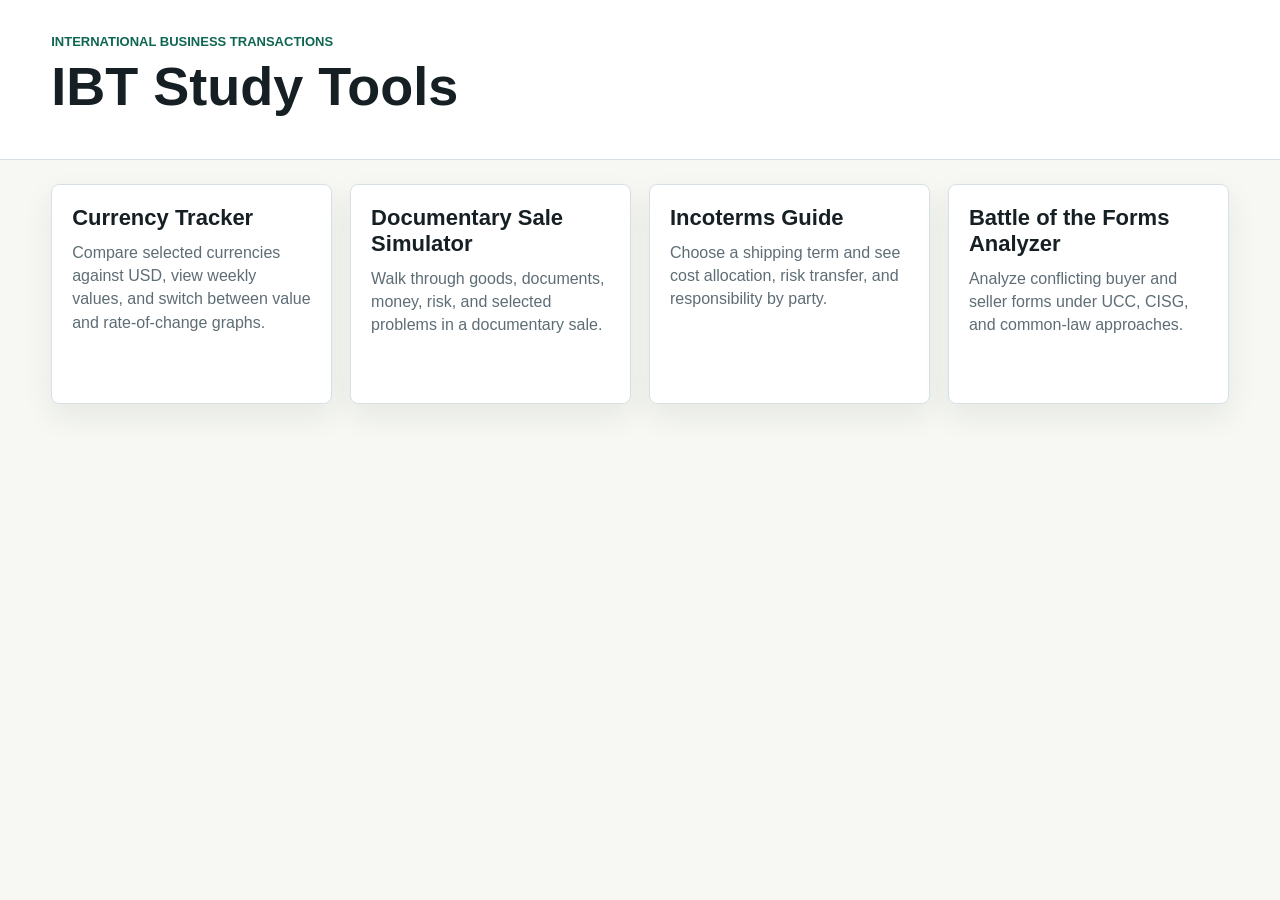
<file: index.html>
<!doctype html>
<html lang="en">
  <head>
    <meta charset="utf-8" />
    <meta name="viewport" content="width=device-width, initial-scale=1" />
    <title>IBT Study Tools</title>
    <link rel="stylesheet" href="styles.css" />
  </head>
  <body>
    <header class="site-header">
      <p class="eyebrow">International Business Transactions</p>
      <h1>IBT Study Tools</h1>
    </header>

    <main class="tool-grid" aria-label="Available tools">
      <a class="tool-card" href="tools/currency-tracker/index.html">
        <h2>Currency Tracker</h2>
        <p>Compare selected currencies against USD, view weekly values, and switch between value and rate-of-change graphs.</p>
      </a>

      <a class="tool-card" href="tools/documentary-sale/index.html">
        <h2>Documentary Sale Simulator</h2>
        <p>Walk through goods, documents, money, risk, and selected problems in a documentary sale.</p>
      </a>

      <a class="tool-card" href="tools/incoterms/index.html">
        <h2>Incoterms Guide</h2>
        <p>Choose a shipping term and see cost allocation, risk transfer, and responsibility by party.</p>
      </a>

      <a class="tool-card" href="tools/battle-of-forms/index.html">
        <h2>Battle of the Forms Analyzer</h2>
        <p>Analyze conflicting buyer and seller forms under UCC, CISG, and common-law approaches.</p>
      </a>
    </main>
  </body>
</html>
</file>
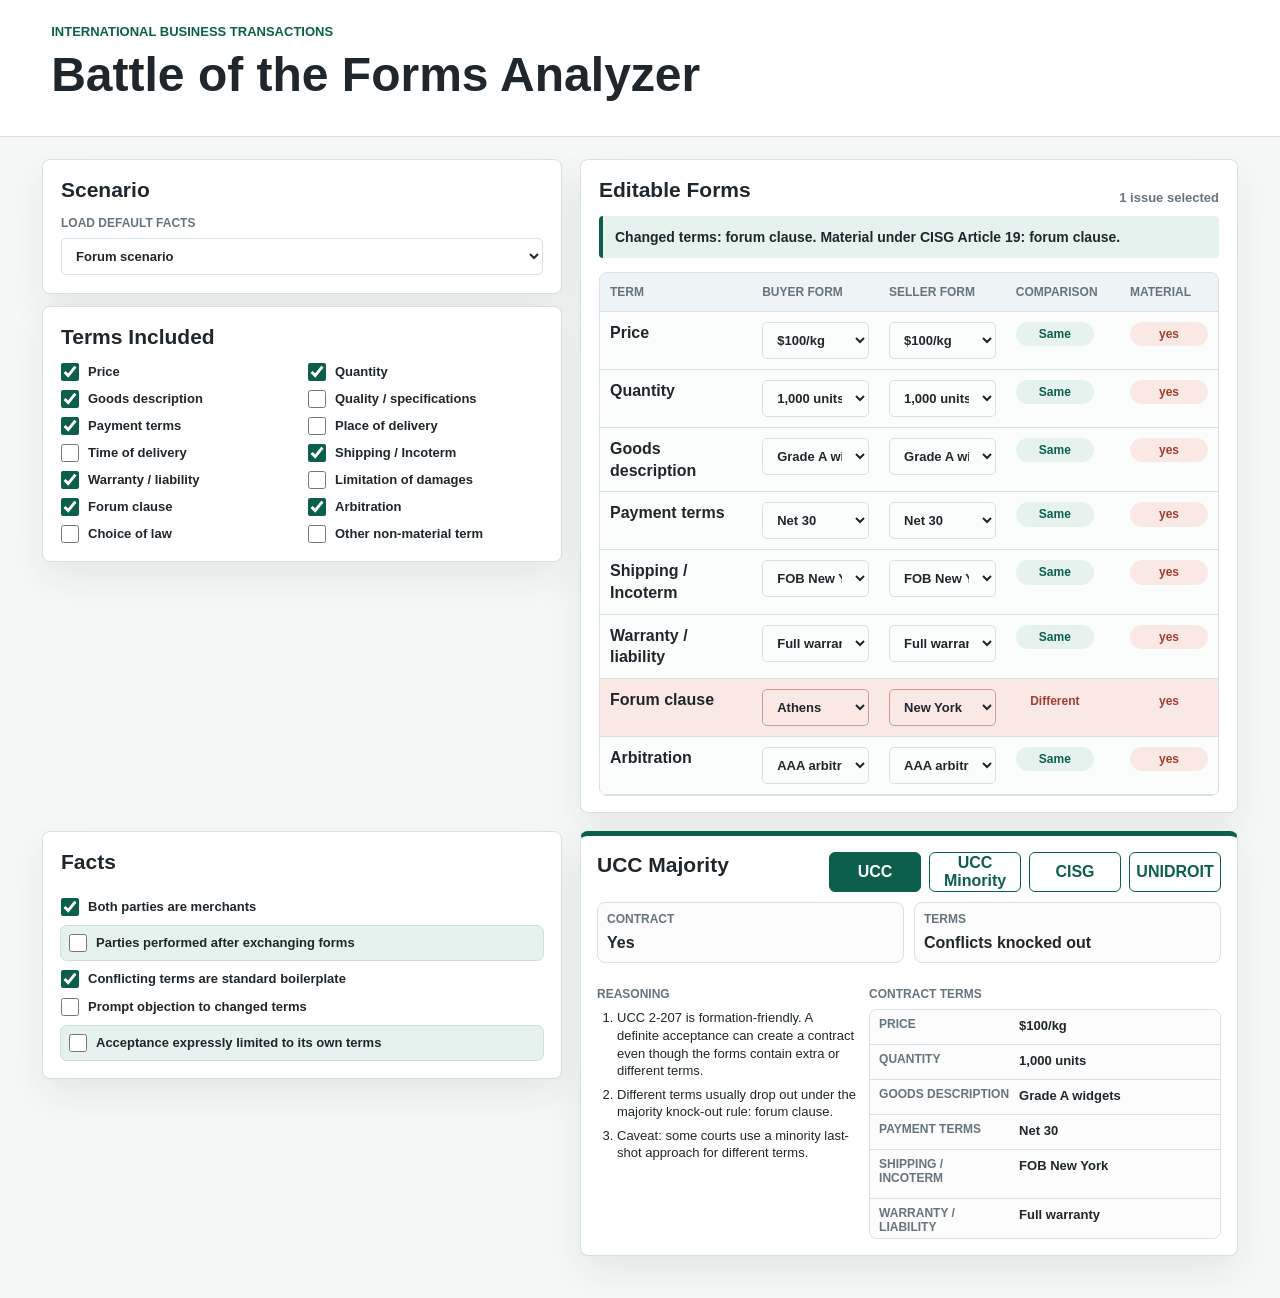
<file: tools/battle-of-forms/index.html>
<!doctype html>
<html lang="en">
  <head>
    <meta charset="utf-8" />
    <meta name="viewport" content="width=device-width, initial-scale=1" />
    <title>Battle of the Forms Analyzer</title>
    <link rel="stylesheet" href="styles.css" />
  </head>
  <body>
    <header class="app-header">
      <p class="eyebrow">International Business Transactions</p>
      <h1>Battle of the Forms Analyzer</h1>
    </header>

    <main class="app-shell">
      <aside class="left-panel">
        <section class="panel">
          <h2>Scenario</h2>
          <label class="sidebar-label">
            Load default facts
            <select id="exampleSelect">
              <option value="blank">Matched base deal</option>
              <option value="forum">Forum scenario</option>
              <option value="minor">M&M scenario</option>
              <option value="warranty">Warranty scenario</option>
              <option value="fullConflict">Many material conflicts</option>
            </select>
          </label>
        </section>

        <section class="panel">
          <h2>Terms Included</h2>
          <div id="termToggles" class="toggle-list"></div>
        </section>

      </aside>

      <section class="right-panel">
        <section class="panel editor-panel">
          <div class="section-title">
            <h2>Editable Forms</h2>
            <span id="issueCount"></span>
          </div>
          <div id="issueSummary" class="issue-summary"></div>

          <div class="forms-table">
            <div class="table-head">Term</div>
            <div class="table-head">Buyer Form</div>
            <div class="table-head">Seller Form</div>
            <div class="table-head">Comparison</div>
            <div class="table-head">Material</div>
            <div id="termRows" class="term-rows"></div>
          </div>
        </section>

      </section>

      <section class="bottom-analysis" aria-label="Legal analysis">
        <section class="panel facts-panel">
          <h2>Facts</h2>
          <label id="factBothMerchants" class="check"><input id="bothMerchants" type="checkbox" checked /> Both parties are merchants</label>
          <label id="factPerformed" class="check"><input id="performed" type="checkbox" /> Parties performed after exchanging forms</label>
          <label id="factStandardTerms" class="check"><input id="standardTerms" type="checkbox" checked /> Conflicting terms are standard boilerplate</label>
          <label id="factPromptObjection" class="check"><input id="promptObjection" type="checkbox" /> Prompt objection to changed terms</label>
          <label id="factConditional" class="check"><input id="conditional" type="checkbox" /> Acceptance expressly limited to its own terms</label>
        </section>

        <article class="result-card" id="resultCard">
          <div class="result-header">
            <h2 id="activeLawTitle">UCC Majority</h2>
            <div class="law-tabs" aria-label="Choose law">
              <button class="law-tab active" data-law="ucc" type="button">UCC</button>
              <button class="law-tab" data-law="uccMinority" type="button">UCC Minority</button>
              <button class="law-tab" data-law="cisg" type="button">CISG</button>
              <button class="law-tab" data-law="unidroit" type="button">UNIDROIT</button>
            </div>
          </div>
          <div class="answer-grid">
            <div><span>Contract</span><strong id="activeContract"></strong></div>
            <div><span>Terms</span><strong id="activeTermsShort"></strong></div>
          </div>
          <div class="result-body">
            <section>
              <h3>Reasoning</h3>
              <ol id="activeSteps"></ol>
            </section>
            <section>
              <h3>Contract Terms</h3>
              <ul class="contract-list" id="activeContractTerms"></ul>
            </section>
          </div>
        </article>
      </section>
    </main>

    <script src="app.js"></script>
  </body>
</html>
</file>
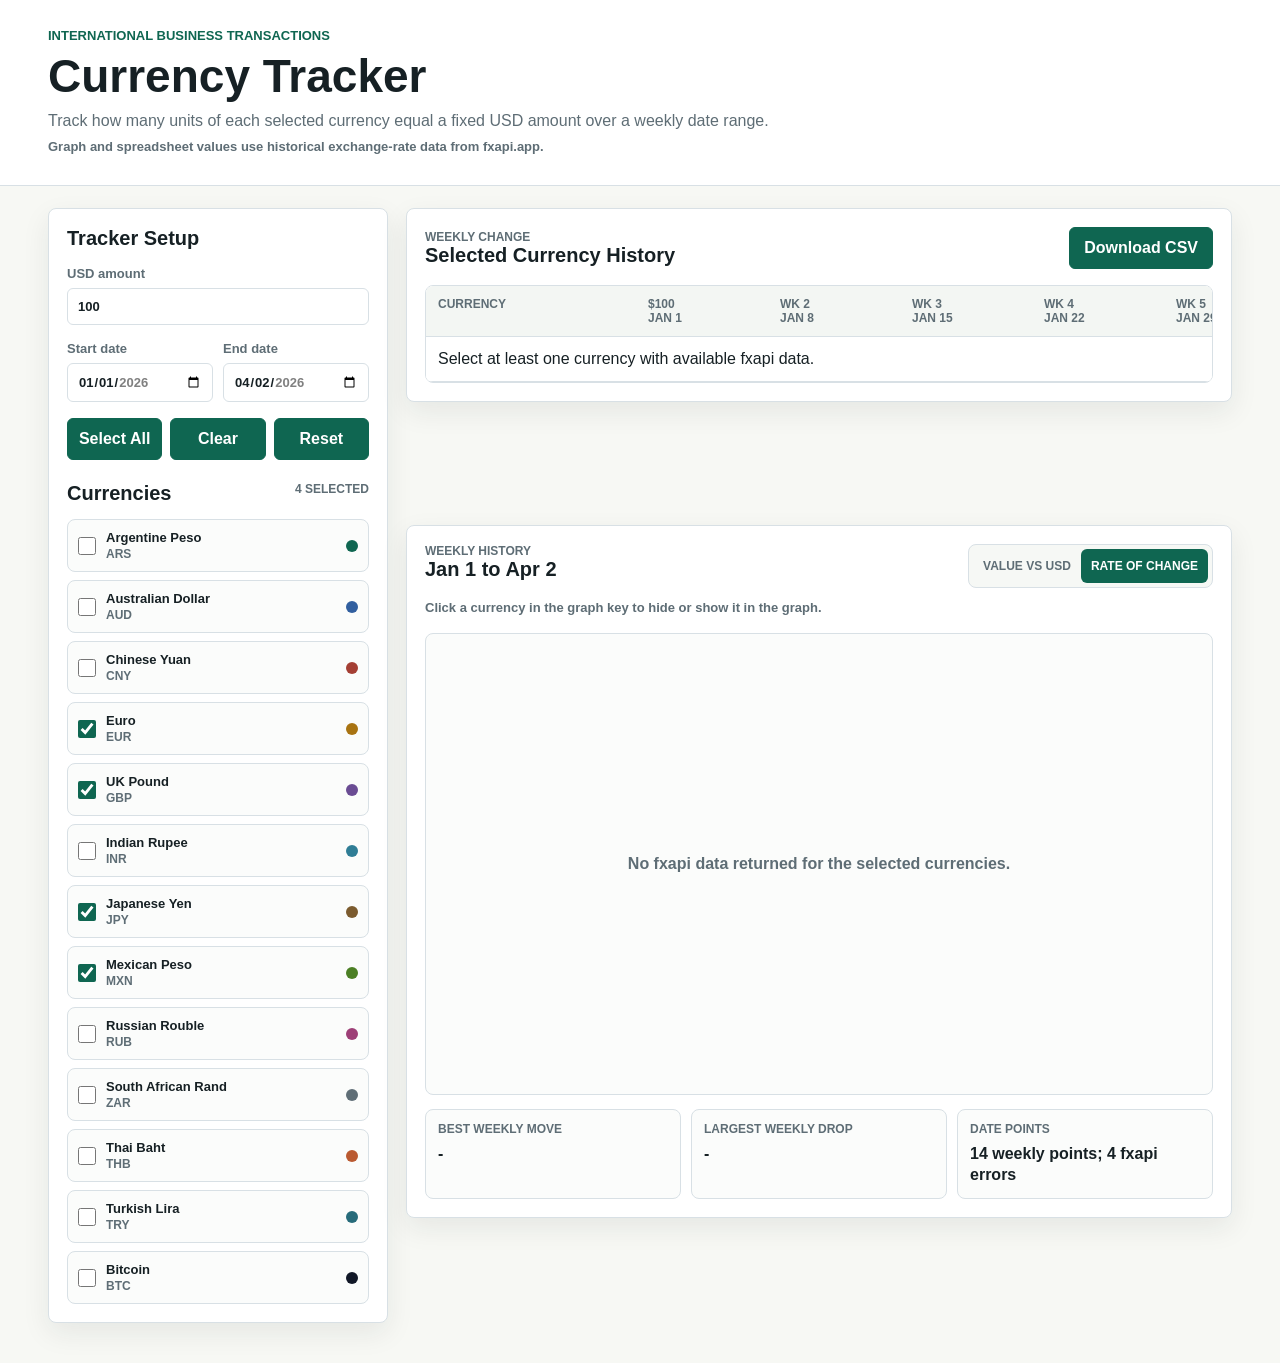
<file: tools/currency-tracker/index.html>
<!doctype html>
<html lang="en">
  <head>
    <meta charset="utf-8" />
    <meta name="viewport" content="width=device-width, initial-scale=1" />
    <title>Currency Tracker</title>
    <link rel="stylesheet" href="styles.css" />
  </head>
  <body>
    <header class="app-header">
      <p class="eyebrow">International Business Transactions</p>
      <h1>Currency Tracker</h1>
      <p class="dek">Track how many units of each selected currency equal a fixed USD amount over a weekly date range.</p>
      <p class="data-note">Graph and spreadsheet values use historical exchange-rate data from fxapi.app.</p>
    </header>

    <main class="layout">
      <section class="panel controls">
        <h2>Tracker Setup</h2>

        <label>
          USD amount
          <input id="usdAmount" type="number" min="1" step="1" value="100" />
        </label>

        <div class="date-grid">
          <label>
            Start date
            <input id="startDate" type="date" min="2026-01-01" value="2026-01-01" />
          </label>

          <label>
            End date
            <input id="endDate" type="date" min="2026-01-01" value="2026-04-02" />
          </label>
        </div>

        <div class="button-row">
          <button id="selectAll" type="button">Select All</button>
          <button id="clearAll" type="button">Clear</button>
          <button id="reset" type="button">Reset</button>
        </div>

        <div class="currency-heading">
          <h2>Currencies</h2>
          <span id="selectedCount"></span>
        </div>
        <div id="currencyList" class="currency-list" aria-label="Currency choices"></div>
      </section>

      <section class="panel table-panel">
        <div class="panel-title">
          <div>
            <span class="label">Weekly change</span>
            <h2>Selected Currency History</h2>
          </div>
          <button id="downloadCsv" type="button">Download CSV</button>
        </div>
        <div class="table-wrap">
          <table>
            <thead id="historyHead"></thead>
            <tbody id="historyBody"></tbody>
          </table>
        </div>
      </section>

      <section class="panel chart-panel">
        <div class="panel-title">
          <div>
            <span class="label">Weekly history</span>
            <h2 id="rangeTitle"></h2>
          </div>
          <div class="chart-mode" role="radiogroup" aria-label="Graph mode">
            <button id="valueMode" type="button" data-mode="value" aria-pressed="false">Value vs USD</button>
            <button id="changeMode" class="active" type="button" data-mode="change" aria-pressed="true">Rate of Change</button>
          </div>
        </div>

        <p class="chart-note">Click a currency in the graph key to hide or show it in the graph.</p>
        <div id="chart" class="chart" role="img" aria-label="Currency history line chart"></div>

        <div class="summary-grid">
          <div>
            <span class="label">Best weekly move</span>
            <strong id="bestMove"></strong>
          </div>
          <div>
            <span class="label">Largest weekly drop</span>
            <strong id="worstMove"></strong>
          </div>
          <div>
            <span class="label">Date points</span>
            <strong id="pointCount"></strong>
          </div>
        </div>
      </section>
    </main>

    <script src="app.js"></script>
  </body>
</html>
</file>
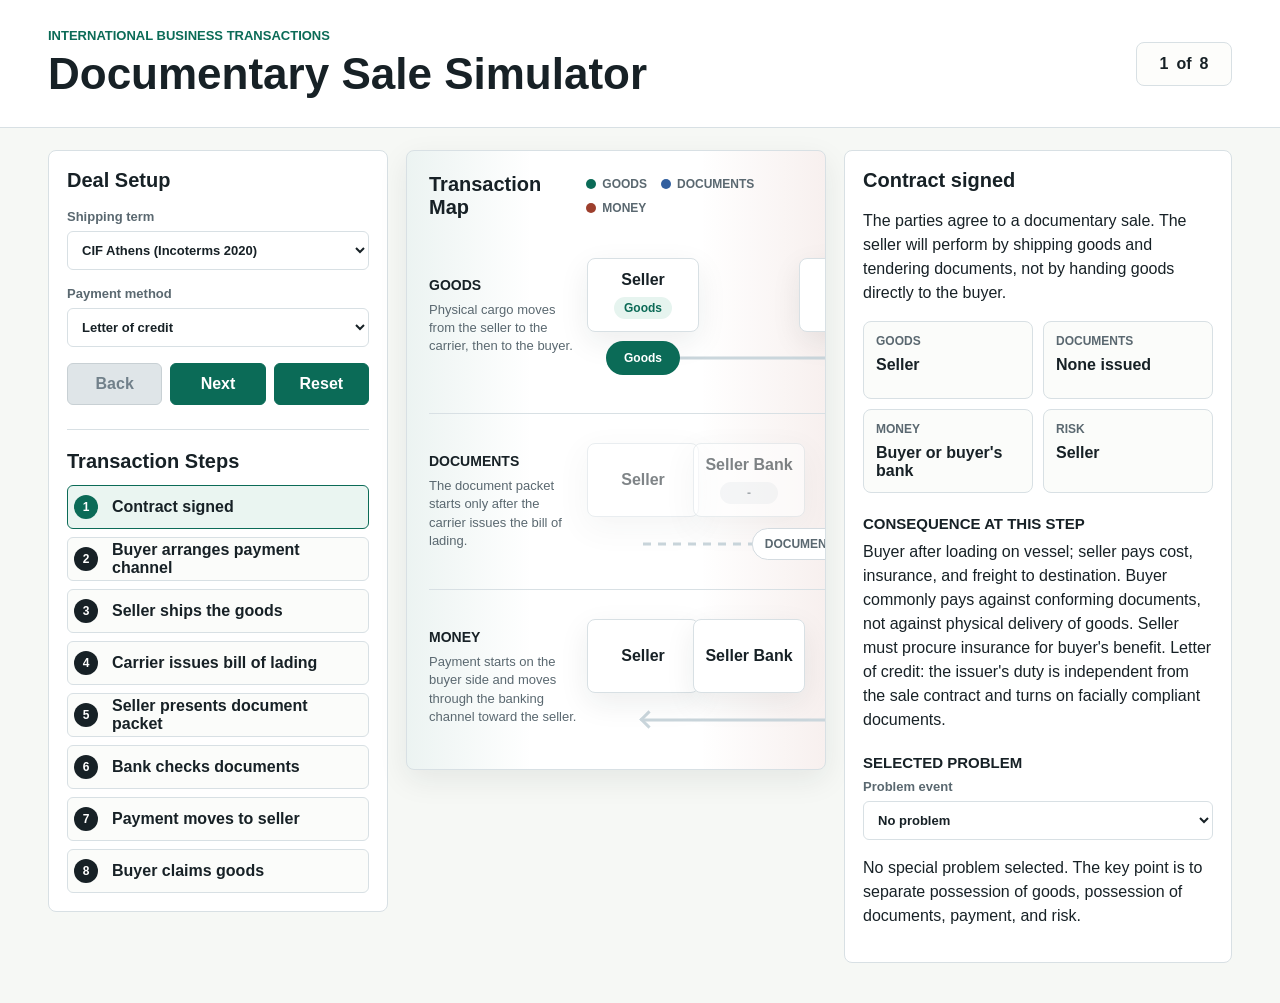
<file: tools/documentary-sale/index.html>
<!doctype html>
<html lang="en">
  <head>
    <meta charset="utf-8" />
    <meta name="viewport" content="width=device-width, initial-scale=1" />
    <title>Documentary Sale Simulator</title>
    <link rel="stylesheet" href="styles.css" />
  </head>
  <body>
    <header class="app-header">
      <div>
        <p class="eyebrow">International Business Transactions</p>
        <h1>Documentary Sale Simulator</h1>
      </div>
      <div class="step-meter" aria-live="polite">
        <span id="stepNumber">1</span>
        <span>of</span>
        <span id="stepTotal">8</span>
      </div>
    </header>

    <main class="layout">
      <section class="panel setup">
        <h2>Deal Setup</h2>
        <label>
          Shipping term
          <select id="shippingTerm">
            <option value="CIF">CIF Athens (Incoterms 2020)</option>
            <option value="FOB">FOB New York (Incoterms 2020)</option>
            <option value="CFR">CFR Athens (Incoterms 2020)</option>
            <option value="FCA">FCA Seller's Plant (Incoterms 2020)</option>
            <option value="CIP">CIP Buyer Warehouse (Incoterms 2020)</option>
          </select>
        </label>

        <label>
          Payment method
          <select id="paymentMethod">
            <option value="lc">Letter of credit</option>
            <option value="collection">Documentary collection</option>
            <option value="open">Open account</option>
            <option value="advance">Cash in advance</option>
          </select>
        </label>

        <div class="button-row">
          <button id="prevStep" type="button" title="Previous step">Back</button>
          <button id="nextStep" type="button" title="Next step">Next</button>
          <button id="reset" type="button" title="Restart simulation">Reset</button>
        </div>

        <div class="step-nav" aria-label="Transaction steps">
          <h2>Transaction Steps</h2>
          <ol id="stepList"></ol>
        </div>
      </section>

      <section class="stage" aria-label="Transaction map">
        <div class="stage-heading">
          <h2>Transaction Map</h2>
          <div class="legend" aria-label="Map legend">
            <span><i class="legend-dot goods-dot"></i>Goods</span>
            <span><i class="legend-dot docs-dot"></i>Documents</span>
            <span><i class="legend-dot money-dot"></i>Money</span>
          </div>
        </div>

        <div class="flow-map">
          <section class="flow-track goods-track" aria-label="Goods route">
            <div class="track-copy">
              <h3>Goods</h3>
              <p>Physical cargo moves from the seller to the carrier, then to the buyer.</p>
            </div>
            <div class="route">
              <div class="route-line"></div>
              <div class="route-node node-start">
                <span class="actor-label">Seller</span>
                <span id="sellerBadge" class="badge">Goods</span>
              </div>
              <div class="route-node node-middle">
                <span class="actor-label">Carrier</span>
                <span id="carrierBadge" class="badge muted">-</span>
              </div>
              <div class="route-node node-end">
                <span class="actor-label">Buyer</span>
                <span id="buyerBadge" class="badge muted">Waiting</span>
              </div>
              <div id="goodsMarker" class="marker goods">Goods</div>
            </div>
          </section>

          <section id="docsTrack" class="flow-track docs-track" aria-label="Document route">
            <div class="track-copy">
              <h3>Documents</h3>
              <p>The document packet starts only after the carrier issues the bill of lading.</p>
            </div>
            <div class="route">
              <div class="route-line"></div>
              <div id="docsNotice" class="route-notice">Documents not issued yet</div>
              <div class="route-node node-start">
                <span class="actor-label">Seller</span>
              </div>
              <div class="route-node node-quarter">
                <span class="actor-label">Seller Bank</span>
                <span id="sellerBankBadge" class="badge muted">-</span>
              </div>
              <div class="route-node node-three-quarter">
                <span class="actor-label">Buyer Bank</span>
                <span id="buyerBankBadge" class="badge muted">Credit</span>
              </div>
              <div class="route-node node-end">
                <span class="actor-label">Buyer</span>
              </div>
              <div id="docsMarker" class="marker docs">Docs</div>
            </div>
          </section>

          <section class="flow-track money-track" aria-label="Money route">
            <div class="track-copy">
              <h3>Money</h3>
              <p>Payment starts on the buyer side and moves through the banking channel toward the seller.</p>
            </div>
            <div class="route">
              <div class="route-line"></div>
              <div class="route-node node-start">
                <span class="actor-label">Seller</span>
              </div>
              <div class="route-node node-quarter">
                <span class="actor-label">Seller Bank</span>
              </div>
              <div class="route-node node-three-quarter">
                <span class="actor-label">Buyer Bank</span>
              </div>
              <div class="route-node node-end">
                <span class="actor-label">Buyer</span>
              </div>
              <div id="moneyMarker" class="marker money">Money</div>
            </div>
          </section>
        </div>
      </section>

      <section class="panel result">
        <h2 id="stepTitle">Contract signed</h2>
        <p id="stepDescription"></p>

        <div class="status-grid">
          <div>
            <span class="label">Goods</span>
            <strong id="goodsStatus"></strong>
          </div>
          <div>
            <span class="label">Documents</span>
            <strong id="docsStatus"></strong>
          </div>
          <div>
            <span class="label">Money</span>
            <strong id="moneyStatus"></strong>
          </div>
          <div>
            <span class="label">Risk</span>
            <strong id="riskStatus"></strong>
          </div>
        </div>

        <h3>Consequence at this step</h3>
        <p id="legalConsequence"></p>

        <h3>Selected problem</h3>
        <label>
          Problem event
          <select id="problemEvent">
            <option value="none">No problem</option>
            <option value="damage">Goods damaged at sea</option>
            <option value="dirty">Dirty bill of lading</option>
            <option value="discrepancy">Document discrepancy</option>
            <option value="lateDocs">Goods arrive before documents</option>
          </select>
        </label>
        <p id="problemAnalysis"></p>
      </section>
    </main>

    <script src="app.js"></script>
  </body>
</html>
</file>
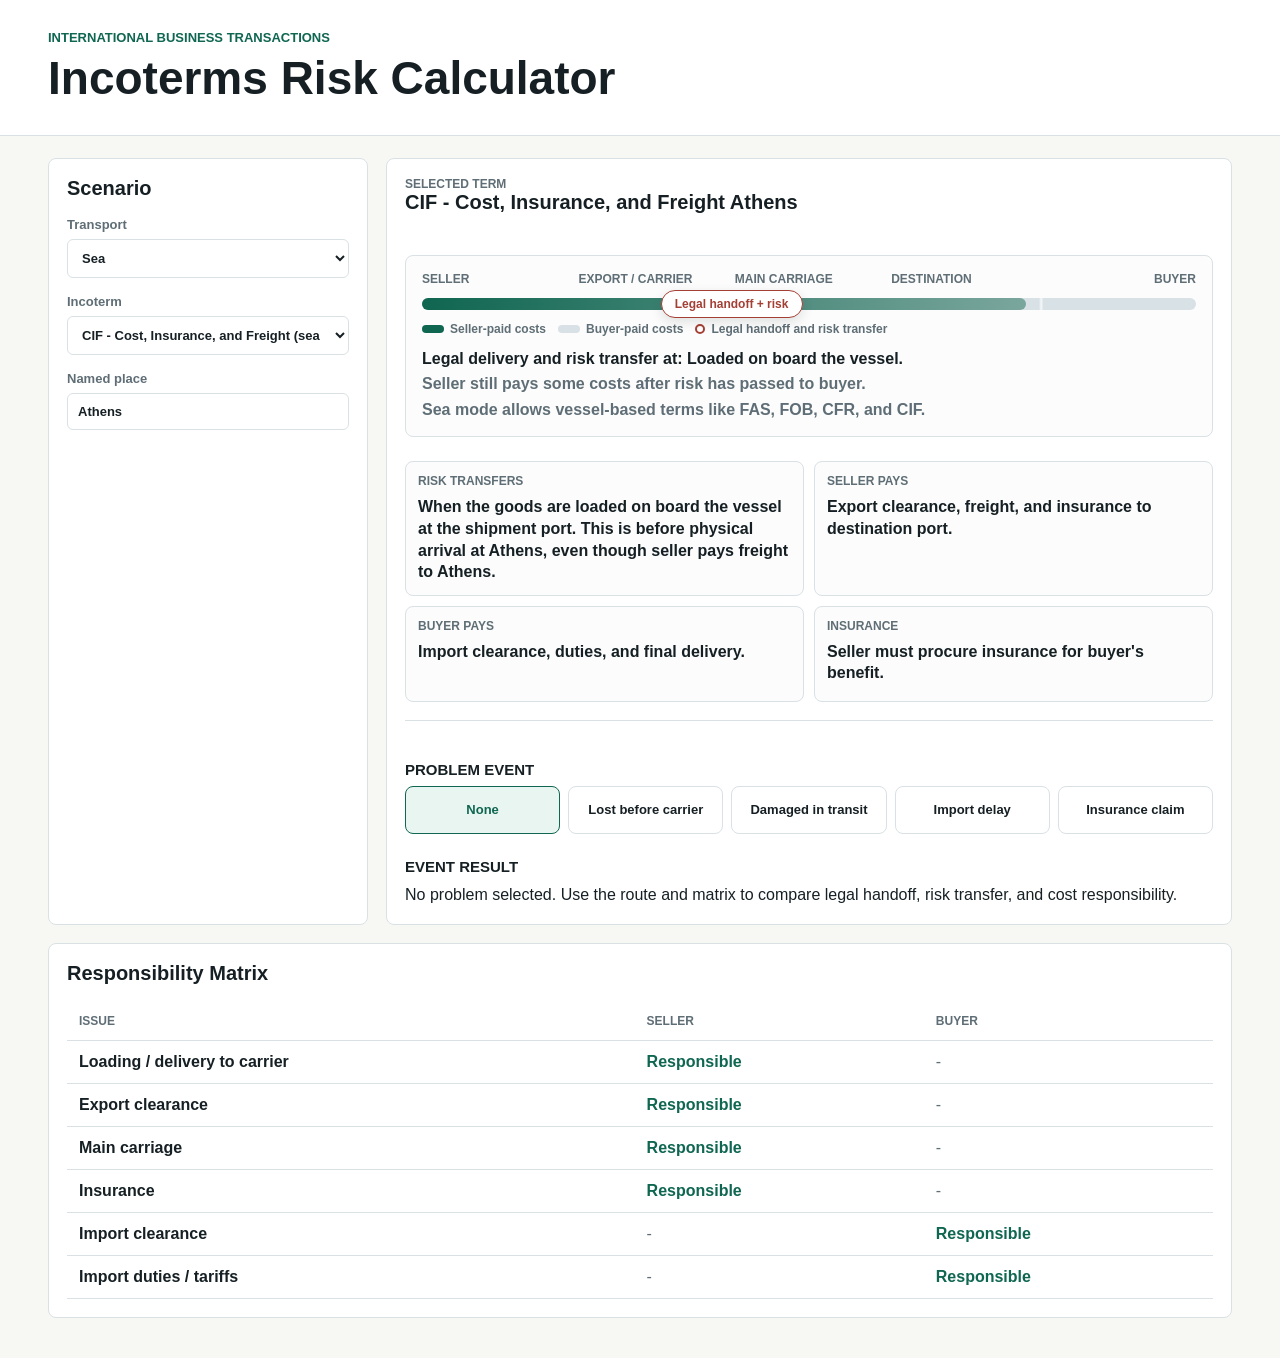
<file: tools/incoterms/index.html>
<!doctype html>
<html lang="en">
  <head>
    <meta charset="utf-8" />
    <meta name="viewport" content="width=device-width, initial-scale=1" />
    <title>Incoterms Risk Calculator</title>
    <link rel="stylesheet" href="styles.css" />
  </head>
  <body>
    <header class="app-header">
      <p class="eyebrow">International Business Transactions</p>
      <h1>Incoterms Risk Calculator</h1>
    </header>

    <main class="layout">
      <section class="controls">
        <h2>Scenario</h2>
        <label>
          Transport
          <select id="mode">
            <option value="sea">Sea</option>
            <option value="multi">Multimodal</option>
            <option value="air">Air</option>
          </select>
        </label>
        <label>
          Incoterm
          <select id="term"></select>
        </label>
        <label>
          Named place
          <input id="place" value="Athens" />
        </label>
      </section>

      <section class="summary">
        <div class="hero-line">
          <div>
            <span class="label">Selected term</span>
            <h2 id="termTitle"></h2>
          </div>
          <div id="modeWarning" class="warning" role="status"></div>
        </div>

        <div class="route-card" aria-label="Shipment route">
          <div class="route-labels">
            <span>Seller</span>
            <span>Export / Carrier</span>
            <span>Main Carriage</span>
            <span>Destination</span>
            <span>Buyer</span>
          </div>
          <div class="route-track">
            <div id="sellerCostBar" class="cost-bar"></div>
            <span id="transferPoint" class="pin transfer" tabindex="0">
              Legal handoff + risk
              <span class="tooltip">Incoterms delivery means legal handoff, not necessarily arrival. It is where risk usually transfers; seller-paid costs may continue after this point.</span>
            </span>
          </div>
          <div class="route-legend" aria-label="Route legend">
            <span><i class="legend-seller"></i>Seller-paid costs</span>
            <span><i class="legend-buyer"></i>Buyer-paid costs</span>
            <span><i class="legend-risk"></i>Legal handoff and risk transfer</span>
          </div>
          <div class="route-caption">
            <strong id="transferCaption"></strong>
            <span id="costCaption"></span>
            <span id="transportCaption"></span>
          </div>
        </div>

        <div class="grid">
          <div class="fact">
            <span class="label">Risk transfers</span>
            <strong id="riskTransfer"></strong>
          </div>
          <div class="fact">
            <span class="label">Seller pays</span>
            <strong id="sellerPays"></strong>
          </div>
          <div class="fact">
            <span class="label">Buyer pays</span>
            <strong id="buyerPays"></strong>
          </div>
          <div class="fact">
            <span class="label">Insurance</span>
            <strong id="insurance"></strong>
          </div>
        </div>

        <div class="event-panel">
          <h3>Problem Event</h3>
          <div class="event-options" role="radiogroup" aria-label="Problem event">
            <button class="event-option active" data-event="none" type="button" role="radio" aria-checked="true">None</button>
            <button class="event-option" data-event="lostBeforeCarrier" type="button" role="radio" aria-checked="false">Lost before carrier</button>
            <button class="event-option" data-event="lostAtSea" type="button" role="radio" aria-checked="false">Damaged in transit</button>
            <button class="event-option" data-event="importDelay" type="button" role="radio" aria-checked="false">Import delay</button>
            <button class="event-option" data-event="insuranceClaim" type="button" role="radio" aria-checked="false">Insurance claim</button>
          </div>
          <h3>Event Result</h3>
          <p id="eventResult"></p>
        </div>
      </section>

      <section class="matrix">
        <h2>Responsibility Matrix</h2>
        <table>
          <thead>
            <tr>
              <th>Issue</th>
              <th>Seller</th>
              <th>Buyer</th>
            </tr>
          </thead>
          <tbody id="matrixBody"></tbody>
        </table>
      </section>
    </main>

    <script src="app.js"></script>
  </body>
</html>
</file>
<file: styles.css>
:root {
  --ink: #162024;
  --muted: #5e6d75;
  --line: #d8e0e5;
  --paper: #f7f8f4;
  --panel: #ffffff;
  --accent: #0f6651;
  --accent-soft: #e7f2ee;
  --shadow: 0 12px 30px rgba(22, 32, 36, 0.08);
}

* {
  box-sizing: border-box;
}

body {
  margin: 0;
  font-family: Arial, Helvetica, sans-serif;
  color: var(--ink);
  background: var(--paper);
}

.site-header {
  border-bottom: 1px solid var(--line);
  padding: 34px clamp(18px, 4vw, 52px);
  background: #fff;
}

.eyebrow {
  margin: 0 0 6px;
  color: var(--accent);
  font-size: 13px;
  font-weight: 800;
  text-transform: uppercase;
}

h1,
h2,
p {
  margin-top: 0;
}

h1 {
  margin-bottom: 8px;
  font-size: clamp(34px, 5vw, 54px);
  letter-spacing: 0;
}

.tool-grid {
  display: grid;
  grid-template-columns: repeat(4, minmax(220px, 1fr));
  gap: 18px;
  padding: 24px clamp(18px, 4vw, 52px) 44px;
}

.tool-card {
  display: block;
  min-height: 220px;
  border: 1px solid var(--line);
  border-radius: 8px;
  padding: 20px;
  background: var(--panel);
  color: inherit;
  text-decoration: none;
  box-shadow: var(--shadow);
  transition: border-color 140ms ease, transform 140ms ease;
}

.tool-card:hover,
.tool-card:focus {
  border-color: var(--accent);
  outline: none;
  transform: translateY(-2px);
}

.tool-card h2 {
  margin-bottom: 10px;
  font-size: 22px;
}

.tool-card p {
  margin-bottom: 0;
  color: var(--muted);
  line-height: 1.45;
}

@media (max-width: 1180px) {
  .tool-grid {
    grid-template-columns: repeat(2, minmax(220px, 1fr));
  }
}

@media (max-width: 640px) {
  .site-header {
    padding: 28px 18px;
  }

  .tool-grid {
    grid-template-columns: 1fr;
    padding: 18px;
  }

  .tool-card {
    min-height: 0;
  }
}
</file>
<file: tools/battle-of-forms/styles.css>
:root {
  --ink: #1f272c;
  --muted: #66747d;
  --line: #d7e0e5;
  --paper: #f5f8f6;
  --panel: #ffffff;
  --accent: #0d5f4d;
  --accent-soft: #e6f2ee;
  --blue: #2f5f9f;
  --blue-soft: #ebf1fb;
  --risk: #a33d31;
  --risk-soft: #fae8e5;
  --gold: #9a6508;
  --gold-soft: #fff3d6;
  --shadow: 0 16px 38px rgba(31, 39, 44, 0.08);
}

* {
  box-sizing: border-box;
}

body {
  margin: 0;
  color: var(--ink);
  background: var(--paper);
  font-family: Arial, Helvetica, sans-serif;
}

.app-header {
  padding: 24px clamp(24px, 4vw, 52px) 34px;
  background: #fff;
  border-bottom: 1px solid var(--line);
}

.eyebrow {
  margin: 0 0 8px;
  color: var(--accent);
  font-size: 13px;
  font-weight: 800;
  text-transform: uppercase;
}

h1,
h2,
h3,
p {
  margin-top: 0;
}

h1 {
  margin-bottom: 0;
  font-size: clamp(34px, 5vw, 48px);
  font-weight: 800;
  letter-spacing: 0;
}

h2 {
  margin-bottom: 14px;
  font-size: 21px;
}

h3 {
  margin: 14px 0 8px;
  color: var(--muted);
  font-size: 12px;
  font-weight: 800;
  text-transform: uppercase;
}

.app-shell {
  display: grid;
  grid-template-columns: minmax(420px, 520px) minmax(620px, 1fr);
  gap: 18px;
  padding: 22px clamp(18px, 4vw, 42px) 42px;
}

.left-panel,
.right-panel {
  display: grid;
  align-content: start;
  gap: 12px;
}

.panel,
.form-card,
.result-card {
  border: 1px solid var(--line);
  border-radius: 8px;
  background: var(--panel);
  box-shadow: var(--shadow);
}

.panel {
  padding: 18px;
}

.sidebar-label {
  display: grid;
  gap: 8px;
  color: var(--muted);
  font-size: 12px;
  font-weight: 800;
  text-transform: uppercase;
}

.toggle-list {
  display: grid;
  grid-template-columns: 1fr 1fr;
  gap: 9px 12px;
}

select {
  width: 100%;
  min-height: 37px;
  border: 1px solid var(--line);
  border-radius: 5px;
  padding: 8px 10px;
  color: var(--ink);
  background: #fff;
  font: inherit;
  font-size: 13px;
  font-weight: 700;
}

select.row-issue {
  border-color: #d8978f;
  background: #fff9f8;
}

.facts-panel {
  display: grid;
  gap: 10px;
}

.check {
  display: flex;
  align-items: flex-start;
  gap: 9px;
  margin: 0;
  color: var(--ink);
  font-size: 13px;
  font-weight: 800;
  line-height: 1.35;
}

.check input {
  width: 18px;
  min-width: 18px;
  height: 18px;
  margin: 0;
  accent-color: var(--accent);
}

.fact-relevant {
  border-radius: 6px;
  background: var(--accent-soft);
  padding: 8px;
  outline: 1px solid rgba(13, 95, 77, 0.2);
}

.editor-panel {
  padding: 18px 18px 16px;
}

.section-title {
  display: flex;
  justify-content: space-between;
  gap: 16px;
  align-items: center;
}

#issueCount {
  color: var(--muted);
  font-size: 13px;
  font-weight: 800;
}

.issue-summary {
  margin-bottom: 14px;
  border-left: 4px solid var(--accent);
  border-radius: 4px;
  padding: 11px 12px;
  background: var(--accent-soft);
  line-height: 1.45;
  font-size: 14px;
  font-weight: 700;
}

.forms-table {
  display: grid;
  grid-template-columns: 1.2fr 1fr 1fr 0.9fr 0.7fr;
  overflow: hidden;
  border: 1px solid var(--line);
  border-radius: 8px;
}

.term-rows {
  display: contents;
}

.table-head {
  padding: 12px 10px;
  border-bottom: 1px solid var(--line);
  background: #eef3f5;
  color: var(--muted);
  font-size: 12px;
  font-weight: 800;
  text-transform: uppercase;
}

.term-row {
  display: contents;
}

.term-row > div {
  min-height: 43px;
  border-bottom: 1px solid var(--line);
  padding: 10px;
  background: #fff;
  line-height: 1.35;
}

.term-row.row-issue > div,
.term-row .row-issue {
  background: var(--risk-soft);
}

.term-row.row-same > div,
.term-row .row-same {
  background: #fbfdfc;
}

.term-row.is-hidden {
  display: none;
}

.term-name strong {
  font-weight: 700;
}

.pill,
.material-pill {
  display: inline-block;
  min-width: 78px;
  border-radius: 999px;
  padding: 4px 8px;
  text-align: center;
  font-size: 12px;
  font-weight: 800;
}

.pill.same {
  background: var(--accent-soft);
  color: var(--accent);
}

.pill.different {
  background: var(--risk-soft);
  color: var(--risk);
}

.pill.additional {
  background: var(--blue-soft);
  color: var(--blue);
}

.pill.buyerOnly {
  background: var(--gold-soft);
  color: var(--gold);
}

.pill.silent {
  background: #eef2f3;
  color: var(--muted);
}

.pill.disabled {
  background: #eef2f3;
  color: var(--muted);
}

.material-pill.yes {
  background: var(--risk-soft);
  color: var(--risk);
}

.material-pill.no {
  background: var(--accent-soft);
  color: var(--accent);
}

.bottom-analysis {
  grid-column: 1 / -1;
  display: grid;
  grid-template-columns: minmax(420px, 520px) minmax(620px, 1fr);
  gap: 18px;
  align-items: start;
}

.result-card {
  display: grid;
  align-content: start;
  gap: 10px;
  padding: 16px;
  border-top: 5px solid var(--accent);
}

.result-header {
  display: grid;
  grid-template-columns: minmax(160px, 220px) 1fr;
  gap: 12px;
  align-items: center;
}

.law-tabs {
  display: grid;
  grid-template-columns: repeat(4, minmax(0, 1fr));
  gap: 8px;
}

.law-tab {
  min-height: 40px;
  border: 1px solid var(--accent);
  border-radius: 6px;
  background: #fff;
  color: var(--accent);
  font: inherit;
  font-weight: 800;
  cursor: pointer;
}

.law-tab.active {
  background: var(--accent);
  color: #fff;
}

.answer-grid {
  display: grid;
  grid-template-columns: 1fr 1fr;
  gap: 10px;
}

.answer-grid div {
  min-height: 58px;
  border: 1px solid var(--line);
  border-radius: 8px;
  padding: 9px;
  background: #fbfcfb;
}

.answer-grid span,
.contract-list span {
  display: block;
  margin-bottom: 6px;
  color: var(--muted);
  font-size: 12px;
  font-weight: 800;
  text-transform: uppercase;
}

.answer-grid strong {
  line-height: 1.35;
}

ol {
  margin: 0;
  padding-left: 20px;
  line-height: 1.35;
  font-size: 13px;
}

li + li {
  margin-top: 6px;
}

.contract-list {
  display: grid;
  gap: 0;
  max-height: 230px;
  overflow: auto;
  margin: 0;
  padding: 0;
  list-style: none;
  border: 1px solid var(--line);
  border-radius: 8px;
}

.contract-list li {
  display: grid;
  grid-template-columns: minmax(130px, 0.8fr) minmax(160px, 1.2fr);
  gap: 10px;
  border-bottom: 1px solid var(--line);
  border-radius: 0;
  padding: 7px 9px;
  background: #fbfcfb;
  font-size: 13px;
}

.contract-list li + li {
  margin-top: 0;
}

.contract-list strong {
  line-height: 1.35;
  font-weight: 700;
}

.contract-list .contract-issue {
  border-color: #e4aea6;
  background: #fff8f7;
}

.contract-list .no-contract {
  border-color: #e4aea6;
  background: var(--risk-soft);
  color: var(--risk);
}

.result-body {
  display: grid;
  grid-template-columns: minmax(250px, 0.85fr) minmax(320px, 1.15fr);
  gap: 12px;
  align-items: start;
}

@media (max-width: 1250px) {
  .app-shell,
  .bottom-analysis {
    grid-template-columns: 1fr;
  }

  .forms-table {
    font-size: 14px;
  }
}

@media (max-width: 760px) {
  .toggle-list,
  .answer-grid,
  .law-tabs,
  .result-header,
  .result-body,
  .contract-list li {
    grid-template-columns: 1fr;
  }

  .forms-table {
    display: block;
    border: 0;
  }

  .table-head {
    display: none;
  }

  .term-rows {
    display: grid;
    gap: 10px;
  }

  .term-row {
    display: grid;
    grid-template-columns: 1fr;
    border: 1px solid var(--line);
    border-radius: 8px;
    overflow: hidden;
  }

  .term-row > div {
    border-bottom: 1px solid var(--line);
  }
}
</file>
<file: tools/currency-tracker/styles.css>
:root {
  --ink: #162024;
  --muted: #5e6d75;
  --line: #d8e0e5;
  --paper: #f7f8f4;
  --panel: #ffffff;
  --accent: #0f6651;
  --accent-soft: #e7f2ee;
  --down: #a43f34;
  --up: #0f6651;
  --blue: #315f9f;
  --gold: #a87311;
  --shadow: 0 10px 28px rgba(22, 32, 36, 0.08);
}

* {
  box-sizing: border-box;
}

body {
  margin: 0;
  font-family: Arial, Helvetica, sans-serif;
  color: var(--ink);
  background: var(--paper);
}

.app-header {
  border-bottom: 1px solid var(--line);
  padding: 28px clamp(18px, 4vw, 48px);
  background: #fff;
}

.eyebrow {
  margin: 0 0 6px;
  color: var(--accent);
  font-size: 13px;
  font-weight: 800;
  text-transform: uppercase;
}

h1,
h2,
h3,
p {
  margin-top: 0;
}

h1 {
  margin-bottom: 6px;
  font-size: clamp(30px, 4vw, 46px);
  letter-spacing: 0;
}

h2 {
  margin-bottom: 16px;
  font-size: 20px;
}

.dek,
.data-note {
  max-width: 780px;
  color: var(--muted);
  line-height: 1.45;
}

.dek {
  margin-bottom: 6px;
}

.data-note {
  margin-bottom: 0;
  font-size: 13px;
  font-weight: 800;
}

.layout {
  display: grid;
  grid-template-columns: minmax(280px, 340px) minmax(480px, 1fr);
  grid-template-areas:
    "controls table"
    "controls chart";
  gap: 18px;
  align-items: start;
  padding: 22px clamp(18px, 4vw, 48px) 40px;
}

.panel {
  border: 1px solid var(--line);
  border-radius: 8px;
  padding: 18px;
  background: var(--panel);
  box-shadow: var(--shadow);
}

.controls {
  grid-area: controls;
}

.chart-panel {
  grid-area: chart;
  min-width: 0;
}

.table-panel {
  grid-area: table;
  min-width: 0;
}

label {
  display: block;
  margin-bottom: 16px;
  color: var(--muted);
  font-size: 13px;
  font-weight: 800;
}

input {
  display: block;
  width: 100%;
  margin-top: 7px;
  border: 1px solid var(--line);
  border-radius: 6px;
  padding: 10px;
  color: var(--ink);
  background: #fff;
  font: inherit;
}

.date-grid {
  display: grid;
  grid-template-columns: 1fr 1fr;
  gap: 10px;
}

.button-row {
  display: grid;
  grid-template-columns: 1fr 1fr 1fr;
  gap: 8px;
  margin-bottom: 22px;
}

button {
  min-height: 42px;
  border: 1px solid var(--accent);
  border-radius: 6px;
  background: var(--accent);
  color: #fff;
  font: inherit;
  font-weight: 800;
  cursor: pointer;
}

button:hover {
  filter: brightness(0.96);
}

.currency-heading,
.panel-title {
  display: flex;
  justify-content: space-between;
  gap: 16px;
  align-items: flex-start;
}

.currency-heading h2,
.panel-title h2 {
  margin-bottom: 0;
}

#selectedCount {
  color: var(--muted);
  font-size: 12px;
  font-weight: 800;
  text-transform: uppercase;
}

.chart-mode {
  display: inline-flex;
  border: 1px solid var(--line);
  border-radius: 8px;
  padding: 4px;
  background: #f6f8f5;
}

.chart-mode button {
  min-height: 34px;
  border: 0;
  border-radius: 6px;
  padding: 0 10px;
  background: transparent;
  color: var(--muted);
  font-size: 12px;
  text-transform: uppercase;
}

.chart-mode button.active {
  background: var(--accent);
  color: #fff;
}

.chart-note {
  margin: 12px 0 0;
  color: var(--muted);
  font-size: 13px;
  font-weight: 800;
}

.currency-list {
  display: grid;
  gap: 8px;
  margin-top: 14px;
}

.currency-option {
  display: grid;
  grid-template-columns: 18px 1fr auto;
  gap: 10px;
  align-items: center;
  margin: 0;
  border: 1px solid var(--line);
  border-radius: 8px;
  padding: 10px;
  background: #fbfcfb;
  color: var(--ink);
}

.currency-option input {
  width: 18px;
  height: 18px;
  margin: 0;
  accent-color: var(--accent);
}

.currency-name {
  display: grid;
  gap: 2px;
  font-weight: 800;
}

.currency-code {
  color: var(--muted);
  font-size: 12px;
}

.currency-swatch {
  width: 12px;
  height: 12px;
  border-radius: 50%;
}

.label {
  display: block;
  color: var(--muted);
  font-size: 12px;
  font-weight: 800;
  text-transform: uppercase;
}

.chart {
  min-height: 460px;
  margin-top: 18px;
  border: 1px solid var(--line);
  border-radius: 8px;
  background: #fbfcfb;
  overflow: hidden;
}

.chart svg {
  display: block;
  width: 100%;
  height: 460px;
}

.axis-label,
.tick-label {
  fill: var(--muted);
  font-size: 12px;
  font-weight: 700;
}

.grid-line {
  stroke: #dfe6ea;
  stroke-width: 1;
}

.series-line {
  fill: none;
  stroke-width: 3;
  stroke-linecap: round;
  stroke-linejoin: round;
}

.series-point {
  stroke: #fff;
  stroke-width: 2;
}

.legend-item {
  cursor: pointer;
}

.legend-item .tick-label {
  pointer-events: none;
}

.legend-hidden {
  opacity: 0.35;
}

.legend-hidden .tick-label {
  text-decoration: line-through;
}

.empty-state {
  display: grid;
  min-height: 460px;
  place-items: center;
  color: var(--muted);
  font-weight: 800;
  text-align: center;
}

.summary-grid {
  display: grid;
  grid-template-columns: repeat(3, 1fr);
  gap: 10px;
  margin-top: 14px;
}

.summary-grid div {
  min-height: 76px;
  border: 1px solid var(--line);
  border-radius: 8px;
  padding: 12px;
  background: #fbfcfb;
}

.summary-grid strong {
  display: block;
  margin-top: 8px;
  line-height: 1.3;
}

.table-panel .panel-title {
  align-items: center;
  margin-bottom: 16px;
}

#downloadCsv {
  width: auto;
  padding: 0 14px;
}

.table-wrap {
  overflow: auto;
  border: 1px solid var(--line);
  border-radius: 8px;
}

table {
  width: 100%;
  border-collapse: collapse;
  background: #fff;
}

th,
td {
  border-bottom: 1px solid var(--line);
  padding: 11px 12px;
  text-align: left;
  vertical-align: top;
}

th {
  position: sticky;
  top: 0;
  z-index: 1;
  background: #f3f6f3;
  color: var(--muted);
  font-size: 12px;
  font-weight: 800;
  text-transform: uppercase;
}

td {
  line-height: 1.35;
}

th:first-child,
td:first-child {
  position: sticky;
  left: 0;
  z-index: 2;
  min-width: 210px;
  background: #fff;
}

th:first-child {
  z-index: 3;
  background: #f3f6f3;
}

.week-cell {
  min-width: 132px;
}

.week-value {
  display: block;
  font-weight: 800;
}

.week-change {
  display: block;
  margin-top: 4px;
  font-size: 12px;
}

.change-up {
  color: var(--up);
  font-weight: 800;
}

.change-down {
  color: var(--down);
  font-weight: 800;
}

.change-flat {
  color: var(--muted);
  font-weight: 800;
}

@media (max-width: 1080px) {
  .layout {
    grid-template-columns: 1fr;
    grid-template-areas:
      "controls"
      "table"
      "chart";
  }
}

@media (max-width: 680px) {
  .app-header {
    padding: 24px 18px;
  }

  .layout {
    padding: 18px;
  }

  .date-grid,
  .button-row,
  .summary-grid {
    grid-template-columns: 1fr;
  }

  .currency-heading,
  .panel-title {
    flex-direction: column;
  }

  .chart {
    overflow-x: auto;
  }

  .chart svg {
    width: 760px;
  }
}
</file>
<file: tools/documentary-sale/styles.css>
:root {
  color-scheme: light;
  --ink: #172126;
  --muted: #5a6870;
  --line: #d8e0e4;
  --paper: #f6f8f5;
  --panel: #ffffff;
  --accent: #0b6b57;
  --accent-2: #9d3f2d;
  --accent-3: #315f9f;
  --warn: #b56b00;
  --shadow: 0 10px 30px rgba(23, 33, 38, 0.08);
}

* {
  box-sizing: border-box;
}

body {
  margin: 0;
  font-family: Arial, Helvetica, sans-serif;
  color: var(--ink);
  background: var(--paper);
}

.app-header {
  display: flex;
  justify-content: space-between;
  gap: 24px;
  align-items: center;
  padding: 28px clamp(18px, 4vw, 48px);
  border-bottom: 1px solid var(--line);
  background: #fff;
}

.eyebrow {
  margin: 0 0 6px;
  color: var(--accent);
  font-size: 13px;
  font-weight: 700;
  text-transform: uppercase;
}

h1,
h2,
h3,
p {
  margin-top: 0;
}

h1 {
  margin-bottom: 0;
  font-size: clamp(28px, 4vw, 44px);
  letter-spacing: 0;
}

h2 {
  font-size: 20px;
}

h3 {
  margin: 22px 0 8px;
  font-size: 15px;
  text-transform: uppercase;
}

.step-meter {
  display: flex;
  align-items: center;
  gap: 8px;
  min-width: 96px;
  justify-content: center;
  border: 1px solid var(--line);
  border-radius: 8px;
  padding: 12px;
  background: #fdfdfb;
  font-weight: 700;
}

.layout {
  display: grid;
  grid-template-columns: minmax(280px, 340px) minmax(420px, 1fr) minmax(320px, 420px);
  gap: 18px;
  align-items: start;
  padding: 22px clamp(18px, 4vw, 48px) 40px;
}

.panel {
  background: var(--panel);
  border: 1px solid var(--line);
  border-radius: 8px;
  padding: 18px;
}

label {
  display: block;
  margin-bottom: 16px;
  font-size: 13px;
  font-weight: 700;
  color: var(--muted);
}

select {
  display: block;
  width: 100%;
  margin-top: 7px;
  padding: 10px;
  border: 1px solid var(--line);
  border-radius: 6px;
  background: #fff;
  color: var(--ink);
  font: inherit;
}

.button-row {
  display: grid;
  grid-template-columns: 1fr 1fr 1fr;
  gap: 8px;
}

button {
  min-height: 42px;
  border: 1px solid var(--accent);
  border-radius: 6px;
  background: var(--accent);
  color: #fff;
  font: inherit;
  font-weight: 700;
  cursor: pointer;
}

button:disabled {
  border-color: #c8d0d4;
  background: #dfe5e8;
  color: #71808a;
  cursor: not-allowed;
}

.step-nav {
  margin-top: 24px;
  padding-top: 20px;
  border-top: 1px solid var(--line);
}

.step-nav h2 {
  margin-bottom: 12px;
}

.step-nav ol {
  display: grid;
  gap: 8px;
  margin: 0;
  padding: 0;
  list-style: none;
}

.step-nav button {
  display: grid;
  grid-template-columns: 28px 1fr;
  gap: 10px;
  align-items: center;
  width: 100%;
  min-height: 44px;
  border-color: var(--line);
  background: #fbfcfa;
  color: var(--ink);
  text-align: left;
}

.step-nav button:hover,
.step-nav button[aria-current="step"] {
  border-color: var(--accent);
  background: #eaf5f1;
}

.step-index {
  display: grid;
  place-items: center;
  width: 24px;
  height: 24px;
  border-radius: 50%;
  background: var(--ink);
  color: #fff;
  font-size: 12px;
  font-weight: 800;
}

.step-nav button[aria-current="step"] .step-index {
  background: var(--accent);
}

.stage {
  display: flex;
  flex-direction: column;
  min-height: 0;
  border: 1px solid var(--line);
  border-radius: 8px;
  background:
    linear-gradient(90deg, rgba(11, 107, 87, 0.08), transparent 30%, transparent 70%, rgba(157, 63, 45, 0.08)),
    #fff;
  padding: 22px;
  overflow: auto;
  box-shadow: var(--shadow);
}

.stage-heading {
  display: flex;
  justify-content: space-between;
  gap: 16px;
  align-items: center;
}

.stage-heading h2 {
  margin: 0;
}

.legend {
  display: flex;
  flex-wrap: wrap;
  gap: 10px 14px;
  color: var(--muted);
  font-size: 12px;
  font-weight: 800;
  text-transform: uppercase;
}

.legend span {
  display: inline-flex;
  align-items: center;
  gap: 6px;
}

.legend-dot {
  width: 10px;
  height: 10px;
  border-radius: 50%;
}

.goods-dot {
  background: var(--accent);
}

.docs-dot {
  background: var(--accent-3);
}

.money-dot {
  background: var(--accent-2);
}

.flow-map {
  display: grid;
  gap: 18px;
  min-width: 680px;
  margin-top: 18px;
}

.flow-track {
  display: grid;
  grid-template-columns: 150px minmax(470px, 1fr);
  gap: 22px;
  align-items: center;
  min-height: 158px;
  border-top: 1px solid var(--line);
  padding-top: 18px;
}

.flow-track:first-child {
  border-top: 0;
  padding-top: 0;
}

.track-copy h3 {
  margin: 0 0 8px;
  color: var(--ink);
  font-size: 14px;
  text-transform: uppercase;
}

.track-copy p {
  margin: 0;
  color: var(--muted);
  font-size: 13px;
  line-height: 1.4;
}

.route {
  position: relative;
  min-height: 132px;
}

.route-line {
  position: absolute;
  left: 42px;
  right: 42px;
  top: 82%;
  height: 3px;
  transform: translateY(-50%);
  background: #cad6dc;
}

.route-line::after {
  content: "";
  position: absolute;
  right: -1px;
  top: 50%;
  width: 10px;
  height: 10px;
  border-top: 3px solid #cad6dc;
  border-right: 3px solid #cad6dc;
  transform: translateY(-50%) rotate(45deg);
}

.money-track .route-line::after {
  left: -1px;
  right: auto;
  transform: translateY(-50%) rotate(225deg);
}

.route-node {
  position: absolute;
  top: 34%;
  z-index: 1;
  display: grid;
  align-content: center;
  justify-items: center;
  width: 112px;
  min-height: 74px;
  transform: translate(-50%, -50%);
  border: 1px solid var(--line);
  border-radius: 8px;
  background: #fff;
  box-shadow: var(--shadow);
}

.node-start {
  left: 42px;
}

.node-quarter {
  left: calc(42px + (100% - 84px) * 0.25);
}

.node-middle {
  left: 50%;
}

.node-three-quarter {
  left: calc(42px + (100% - 84px) * 0.75);
}

.node-end {
  left: calc(100% - 42px);
}

.actor-label {
  font-weight: 800;
  text-align: center;
}

.badge {
  margin-top: 8px;
  min-width: 58px;
  border-radius: 999px;
  padding: 4px 8px;
  background: #e6f4ef;
  color: var(--accent);
  text-align: center;
  font-size: 12px;
  font-weight: 800;
}

.badge.muted {
  background: #eef1f3;
  color: var(--muted);
}

.route-notice {
  position: absolute;
  top: 82%;
  left: 50%;
  z-index: 3;
  display: none;
  border: 1px solid #d4dbe0;
  border-radius: 999px;
  padding: 8px 12px;
  transform: translate(-50%, -50%);
  background: #fff;
  color: var(--muted);
  font-size: 12px;
  font-weight: 800;
  text-transform: uppercase;
  white-space: nowrap;
}

.docs-track.docs-missing .route-line {
  background: repeating-linear-gradient(90deg, #cad6dc 0, #cad6dc 8px, transparent 8px, transparent 15px);
}

.docs-track.docs-missing .route-notice {
  display: block;
}

.docs-track.docs-missing .marker {
  display: none;
}

.docs-track.docs-missing .route-node {
  opacity: 0.55;
}

.marker {
  position: absolute;
  left: calc(42px + (100% - 84px) * var(--progress, 0));
  top: 82%;
  z-index: 2;
  width: 74px;
  height: 34px;
  transform: translate(-50%, -50%);
  display: grid;
  place-items: center;
  border-radius: 999px;
  color: #fff;
  font-size: 12px;
  font-weight: 800;
  transition: left 220ms ease;
}

.goods {
  background: var(--accent);
}

.docs {
  background: var(--accent-3);
}

.money {
  background: var(--accent-2);
}

.status-grid {
  display: grid;
  grid-template-columns: 1fr 1fr;
  gap: 10px;
}

.status-grid div {
  min-height: 78px;
  border: 1px solid var(--line);
  border-radius: 8px;
  padding: 12px;
  background: #fbfcfa;
}

.label {
  display: block;
  margin-bottom: 8px;
  color: var(--muted);
  font-size: 12px;
  font-weight: 800;
  text-transform: uppercase;
}

.result p {
  line-height: 1.5;
}

@media (max-width: 1050px) {
  .layout {
    grid-template-columns: 1fr;
  }

  .stage {
    min-height: 0;
  }

  .step-nav ol {
    grid-template-columns: repeat(2, minmax(0, 1fr));
  }
}

@media (max-width: 620px) {
  .app-header {
    align-items: flex-start;
    flex-direction: column;
  }

  .stage {
    min-height: 0;
    padding: 18px;
  }

  .stage-heading {
    align-items: flex-start;
    flex-direction: column;
  }

  .flow-map {
    min-width: 560px;
  }

  .step-nav ol {
    grid-template-columns: 1fr;
  }

  .status-grid {
    grid-template-columns: 1fr;
  }
}
</file>
<file: tools/incoterms/styles.css>
:root {
  --ink: #162024;
  --muted: #5f6e76;
  --line: #d9e1e5;
  --paper: #f7f8f4;
  --panel: #ffffff;
  --accent: #0f6651;
  --risk: #a43f34;
  --gold: #a87311;
}

* {
  box-sizing: border-box;
}

body {
  margin: 0;
  font-family: Arial, Helvetica, sans-serif;
  color: var(--ink);
  background: var(--paper);
}

.app-header {
  padding: 30px clamp(18px, 4vw, 48px);
  background: #fff;
  border-bottom: 1px solid var(--line);
}

.eyebrow {
  margin: 0 0 6px;
  color: var(--accent);
  font-size: 13px;
  font-weight: 800;
  text-transform: uppercase;
}

h1,
h2,
h3,
p {
  margin-top: 0;
}

h1 {
  margin-bottom: 0;
  font-size: clamp(30px, 4vw, 46px);
}

h2 {
  font-size: 20px;
}

h3 {
  margin: 24px 0 8px;
  font-size: 15px;
  text-transform: uppercase;
}

.layout {
  display: grid;
  grid-template-columns: minmax(260px, 320px) minmax(420px, 1fr);
  gap: 18px;
  padding: 22px clamp(18px, 4vw, 48px) 40px;
}

.controls,
.summary,
.matrix {
  border: 1px solid var(--line);
  border-radius: 8px;
  background: var(--panel);
  padding: 18px;
}

.matrix {
  grid-column: 1 / -1;
}

label {
  display: block;
  margin-bottom: 16px;
  color: var(--muted);
  font-size: 13px;
  font-weight: 800;
}

select,
input {
  display: block;
  width: 100%;
  margin-top: 7px;
  border: 1px solid var(--line);
  border-radius: 6px;
  padding: 10px;
  color: var(--ink);
  background: #fff;
  font: inherit;
}

.hero-line {
  display: flex;
  justify-content: space-between;
  align-items: flex-start;
  gap: 18px;
}

.label {
  display: block;
  color: var(--muted);
  font-size: 12px;
  font-weight: 800;
  text-transform: uppercase;
}

.warning {
  max-width: 280px;
  color: var(--risk);
  font-weight: 800;
  line-height: 1.35;
}

.route-card {
  display: grid;
  gap: 12px;
  margin: 24px 0;
  border: 1px solid var(--line);
  border-radius: 8px;
  padding: 16px;
  background: #fbfcfb;
}

.route-labels {
  display: grid;
  grid-template-columns: repeat(5, 1fr);
  gap: 8px;
  color: var(--muted);
  font-size: 12px;
  font-weight: 800;
  text-transform: uppercase;
}

.route-labels span:last-child {
  text-align: right;
}

.route-track {
  position: relative;
  height: 12px;
  border-radius: 999px;
  background: #d8e1e5;
}

.route-track::before {
  content: "";
  position: absolute;
  inset: 0;
  border-radius: 999px;
  background: linear-gradient(90deg, transparent 19.7%, rgba(255,255,255,0.75) 20%, transparent 20.3%, transparent 39.7%, rgba(255,255,255,0.75) 40%, transparent 40.3%, transparent 59.7%, rgba(255,255,255,0.75) 60%, transparent 60.3%, transparent 79.7%, rgba(255,255,255,0.75) 80%, transparent 80.3%);
}

.cost-bar {
  position: absolute;
  left: 0;
  top: 0;
  bottom: 0;
  width: var(--cost-to, 40%);
  border-radius: 999px;
  background: linear-gradient(90deg, var(--accent), #7aa69d);
}

.pin {
  position: absolute;
  left: var(--pos, 50%);
  top: 50%;
  transform: translateX(-50%);
  min-width: 142px;
  border: 1px solid var(--risk);
  border-radius: 999px;
  padding: 6px 9px;
  background: #fff;
  color: var(--risk);
  text-align: center;
  font-size: 12px;
  font-weight: 800;
  translate: 0 -50%;
  box-shadow: 0 4px 12px rgba(22, 32, 36, 0.12);
  cursor: help;
}

.tooltip {
  position: absolute;
  left: 50%;
  bottom: calc(100% + 10px);
  z-index: 5;
  width: min(320px, 82vw);
  transform: translateX(-50%);
  border: 1px solid var(--line);
  border-radius: 8px;
  padding: 10px 12px;
  background: #fff;
  color: var(--ink);
  box-shadow: 0 10px 24px rgba(22, 32, 36, 0.16);
  text-align: left;
  line-height: 1.35;
  font-size: 12px;
  font-weight: 700;
  opacity: 0;
  pointer-events: none;
  transition: opacity 120ms ease;
}

.pin:hover .tooltip,
.pin:focus .tooltip {
  opacity: 1;
}

.route-caption {
  display: grid;
  gap: 4px;
  line-height: 1.35;
}

.route-caption span {
  color: var(--muted);
  font-weight: 700;
}

.route-legend {
  display: flex;
  flex-wrap: wrap;
  gap: 12px;
  color: var(--muted);
  font-size: 12px;
  font-weight: 800;
}

.route-legend span {
  display: inline-flex;
  align-items: center;
  gap: 6px;
}

.route-legend i {
  display: inline-block;
  width: 22px;
  height: 8px;
  border-radius: 999px;
}

.legend-seller {
  background: var(--accent);
}

.legend-buyer {
  background: #d8e1e5;
}

.legend-risk {
  width: 10px !important;
  height: 10px !important;
  border: 2px solid var(--risk);
  background: #fff;
}

.grid {
  display: grid;
  grid-template-columns: repeat(2, minmax(0, 1fr));
  gap: 10px;
}

.fact {
  min-height: 96px;
  border: 1px solid var(--line);
  border-radius: 8px;
  padding: 12px;
  background: #fbfcfb;
}

.fact strong {
  display: block;
  margin-top: 8px;
  line-height: 1.35;
}

.event-panel {
  margin-top: 18px;
  border-top: 1px solid var(--line);
  padding-top: 16px;
}

.event-panel label {
  max-width: 520px;
}

.event-options {
  display: grid;
  grid-template-columns: repeat(5, minmax(0, 1fr));
  gap: 8px;
  margin-bottom: 18px;
}

.event-option {
  min-height: 48px;
  border: 1px solid var(--line);
  border-radius: 8px;
  background: #fff;
  color: var(--ink);
  padding: 8px;
  font: inherit;
  font-size: 13px;
  font-weight: 800;
  cursor: pointer;
}

.event-option.active {
  border-color: var(--accent);
  background: #e9f5f0;
  color: var(--accent);
}

.event-panel p {
  margin-bottom: 0;
  line-height: 1.45;
}

table {
  width: 100%;
  border-collapse: collapse;
}

th,
td {
  border-bottom: 1px solid var(--line);
  padding: 12px;
  text-align: left;
  vertical-align: top;
}

th {
  color: var(--muted);
  font-size: 12px;
  text-transform: uppercase;
}

td:first-child {
  font-weight: 800;
}

.yes {
  color: var(--accent);
  font-weight: 800;
}

.no {
  color: var(--muted);
}

@media (max-width: 840px) {
  .layout {
    grid-template-columns: 1fr;
  }

  .hero-line {
    display: block;
  }

  .grid {
    grid-template-columns: 1fr;
  }

  .event-options {
    grid-template-columns: 1fr 1fr;
  }
}

@media (max-width: 560px) {
  .route-track {
    margin-top: 18px;
  }

  th,
  td {
    padding: 10px 6px;
  }
}
</file>
